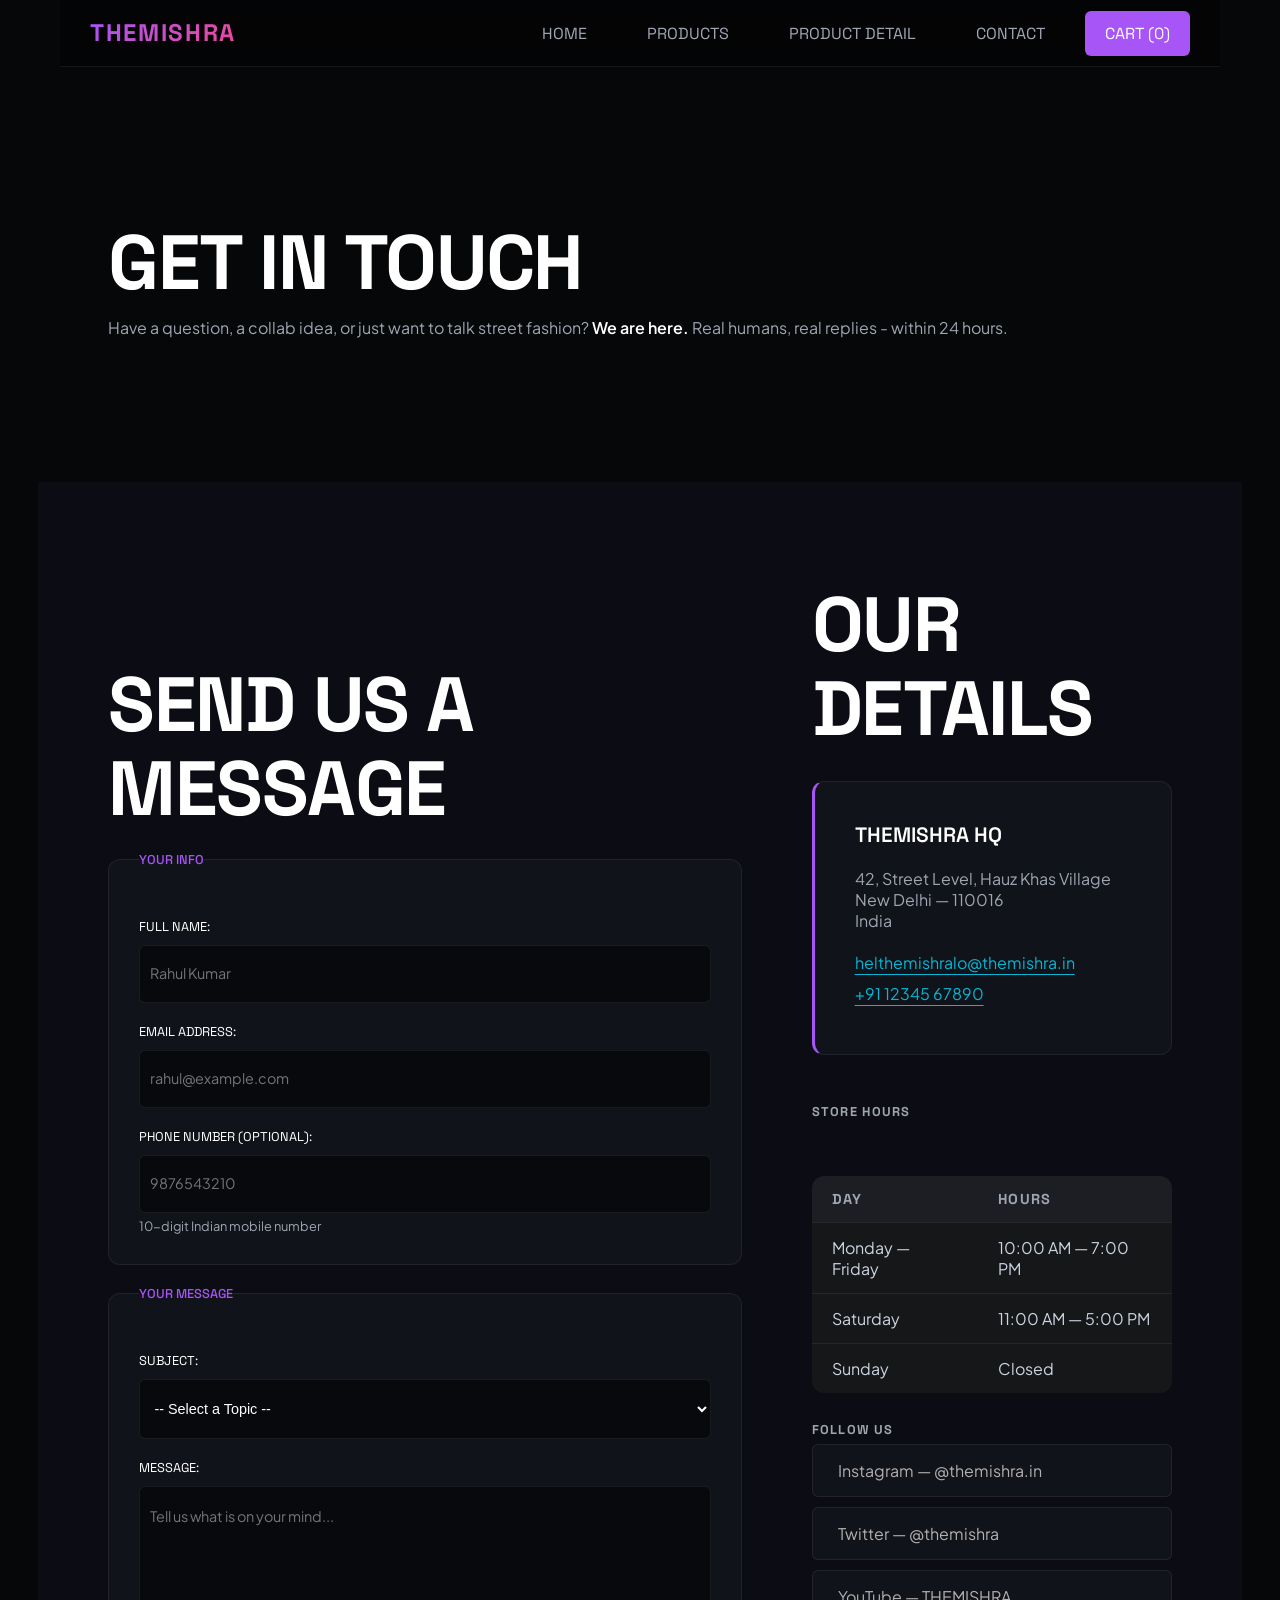
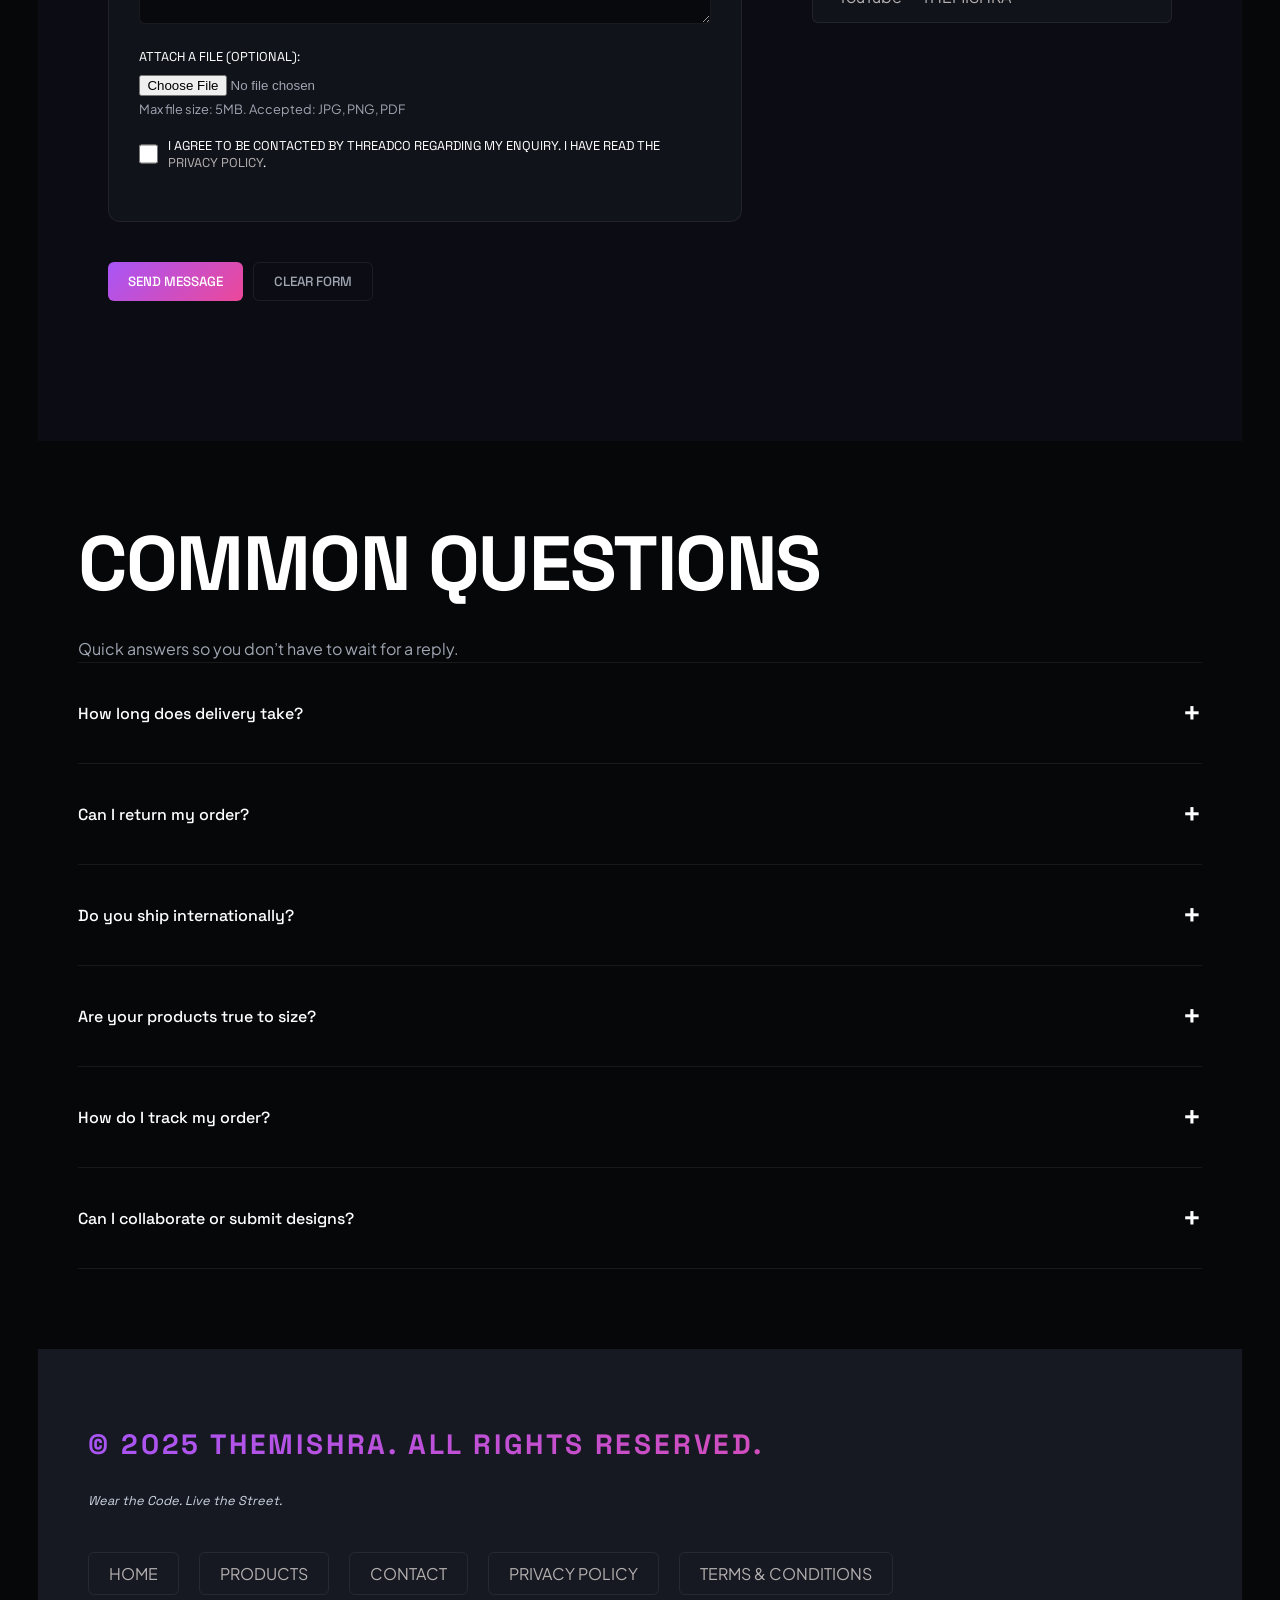
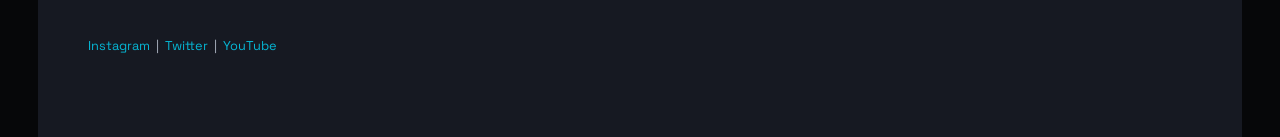
<file: contact.html>
<!DOCTYPE html>
<html lang="en">

<head>
    <meta charset="UTF-8">
    <meta name="viewport" content="width=device-width, initial-scale=1.0">
    <title>Contact - THEMISHRA</title>
    <link rel="stylesheet" href="style.css">
</head>

<body>
    <header>
        <h1>THEMISHRA</h1>
        <nav>
            <ul>
                <li><a href="index.html">Home</a></li>
                <li><a href="product.html">Products</a></li>
                <li><a href="Productdetail.html">Product Detail</a></li>
                <li><a href="contact.html">Contact</a></li>
                <li><a href="#">Cart (0)</a></li>
            </ul>
        </nav>
    </header>

    <main>
        <section class="get-in-touch">
            <h2>Get In Touch</h2>
            <p>Have a question, a collab idea, or just want to talk street fashion? <strong>We are here.</strong> Real
                humans, real replies - within 24 hours.</p>
        </section>


        <div class="details">
            <section class="send-us-message">
                <h2>Send Us a Message</h2>

                <form action="">

                    <fieldset>
                        <legend>Your Info</legend>

                        <label for="fullname">Full Name:</label>
                        <input type="text" id="fullname" name="fullname" placeholder="Rahul Kumar" required
                            minlength="2" maxlength="60">

                        <label for="email">Email Address:</label>
                        <input type="email" id="email" name="email" placeholder="rahul@example.com" required>

                        <label for="phone">Phone Number (optional):</label>
                        <input type="tel" id="phone" name="phone" placeholder="9876543210">
                        <small>10-digit Indian mobile number</small>
                    </fieldset>


                    <fieldset>
                        <legend>Your Message</legend>

                        <label for="subject">Subject:</label>
                        <select id="subject" name="subject" required>
                            <option value="">-- Select a Topic --</option>
                            <option value="order-issue">Order Issue</option>
                            <option value="return-refund">Return / Refund</option>
                            <option value="collaboration">Collaboration / Partnership</option>
                            <option value="wholesale">Wholesale Enquiry</option>
                            <option value="general">General Query</option>
                        </select>

                        <label for="message">Message:</label>
                        <textarea id="message" name="message" rows="6" cols="50"
                            placeholder="Tell us what is on your mind..." required minlength="20"></textarea>

                        <label for="attachment">Attach a File (optional):</label>
                        <input type="file" id="attachment" name="attachment">
                        <small>Max file size: 5MB. Accepted: JPG, PNG, PDF</small>


                        <div class="consent">
                            <input type="checkbox" id="consent" name="consent" required>
                            <label for="consent">
                                I agree to be contacted by ThreadCo regarding my enquiry.
                                I have read the <a href="#">Privacy Policy</a>.
                            </label>
                        </div>
                    </fieldset>


                    <div class="contact-btns">
                        <button type="submit">Send Message</button>
                        <button type="reset">Clear Form</button>
                    </div>

                </form>
            </section>


            <section class="our-details">
                <h2>Our Details</h2>

                <address>
                    <strong>THEMISHRA HQ</strong> <br>
                    42, Street Level, Hauz Khas Village <br>
                    New Delhi — 110016 <br>
                    India
                    <br><br>
                    <a href="mailto:hello@.in">helthemishralo@themishra.in</a>
                    <br>
                    <a href="tel:+911234567890">+91 12345 67890</a>
                </address>

                <div>
                    <h3>Store Hours</h3>
                    <div class="table-scroll">
                        <table>
                            <tr>
                                <th>Day</th>
                                <th>Hours</th>
                            </tr>
                            <tr>
                                <td>Monday — Friday</td>
                                <td>10:00 AM — 7:00 PM</td>
                            </tr>
                            <tr>
                                <td>Saturday</td>
                                <td>11:00 AM — 5:00 PM</td>
                            </tr>
                            <tr>
                                <td>Sunday</td>
                                <td>Closed</td>
                            </tr>
                        </table>
                    </div>
                </div>

                <div>
                    <h3>Follow Us</h3>
                    <ul>
                        <li><a href="https://instagram.com" target="_blank">Instagram &mdash; @themishra.in</a></li>
                        <li><a href="https://twitter.com" target="_blank">Twitter &mdash; @themishra</a></li>
                        <li><a href="https://youtube.com" target="_blank">YouTube &mdash; THEMISHRA</a></li>
                    </ul>
                </div>
            </section>
        </div>


        <section class="common-questions">

            <h2>Common Questions</h2>
            <p>Quick answers so you don&rsquo;t have to wait for a reply.</p>

            <details>
                <summary>How long does delivery take?</summary>
                <p>
                    We ship within <strong>48 hours</strong> of order confirmation.
                    Standard delivery takes <strong>3&mdash;5 business days</strong> across India.
                    Express delivery (1&mdash;2 days) is available at checkout for select pin codes.
                </p>
            </details>

            <details>
                <summary>Can I return my order?</summary>
                <p>
                    Yes! We offer <strong>free returns within 7 days</strong> of delivery.
                    The item must be unworn, unwashed, and in its original packaging with all tags attached.
                    Initiate your return from the Orders section of your account.
                </p>
            </details>

            <details>
                <summary>Do you ship internationally?</summary>
                <p>
                    Not yet &mdash; but we&rsquo;re working on it.
                    International shipping is planned for early 2026.
                    Sign up for our newsletter to get notified first.
                </p>
            </details>

            <details>
                <summary>Are your products true to size?</summary>
                <p>
                    THEMISHRA tees and hoodies are <strong>oversized by design</strong>.
                    If you prefer a more fitted look, we recommend sizing down.
                    Check the <a href="product.html#size-chart">Size Guide</a> on any product page for exact
                    measurements.
                </p>
            </details>

            <details>
                <summary>How do I track my order?</summary>
                <p>
                    Once your order ships, you will receive a tracking link via SMS and email.
                    You can also track your order by entering your order ID on our
                    <a href="#">Order Tracking page</a>.
                </p>
            </details>

            <details>
                <summary>Can I collaborate or submit designs?</summary>
                <p>
                    Absolutely. THEMISHRA works with independent Indian artists on every drop.
                    If you have a design concept or want to collab, reach out via the form above
                    and select <strong>&ldquo;Collaboration / Partnership&rdquo;</strong> as the subject.
                    We read every single message.
                </p>
            </details>

        </section>
    </main>

    <footer id="footer">
        <h3>&copy; 2025 THEMISHRA. All rights reserved.</h3>
        <p><em>Wear the Code. Live the Street.</em></p>
        <nav>
            <ul>
                <li><a href="index.html">Home</a></li>
                <li><a href="product.html">Products</a></li>
                <li><a href="contact.html">Contact</a></li>
                <li><a href="#">Privacy Policy</a></li>
                <li><a href="#">Terms &amp; Conditions</a></li>
            </ul>
        </nav>

        <p>
            <a href="https://instagram.com" target="_blank">Instagram</a>
            &nbsp;|&nbsp;
            <a href="https://twitter.com" target="_blank">Twitter</a>
            &nbsp;|&nbsp;
            <a href="https://youtube.com" target="_blank">YouTube</a>
        </p>
    </footer>


</body>

</html>
</file>
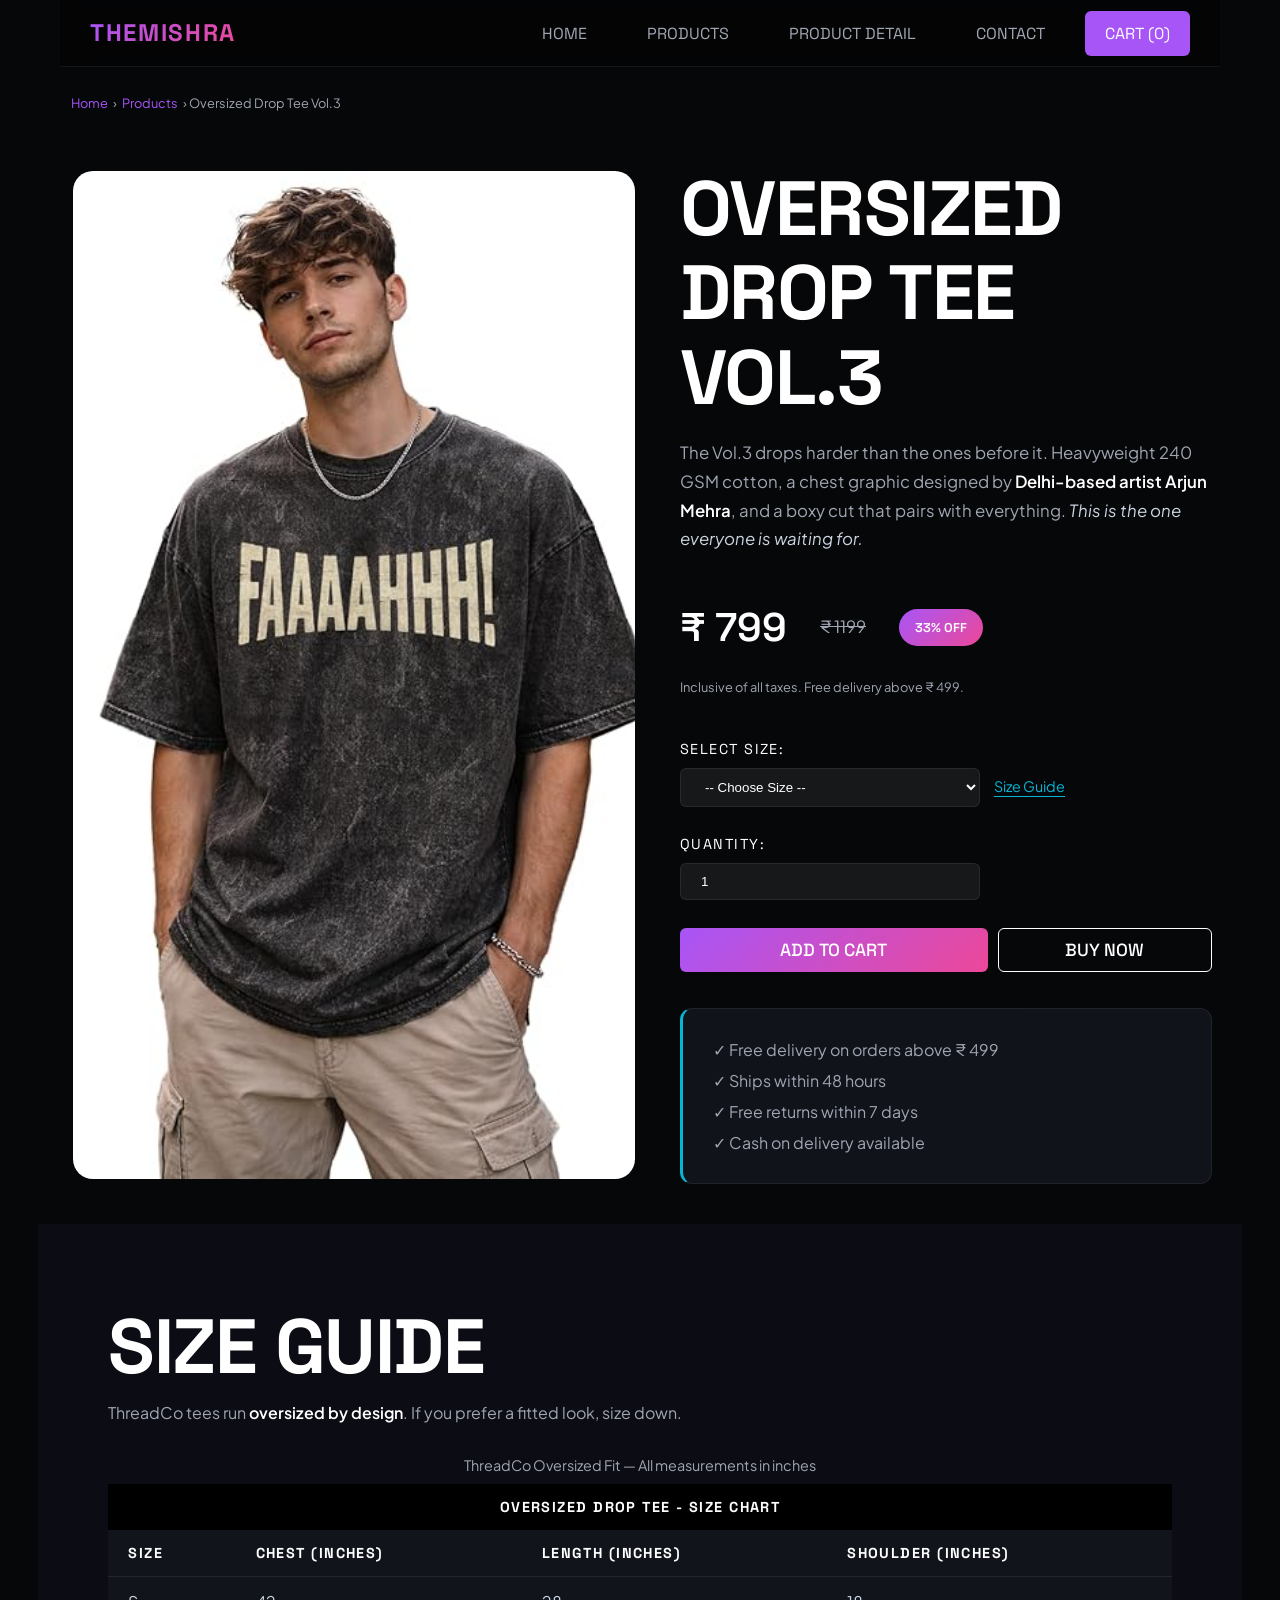
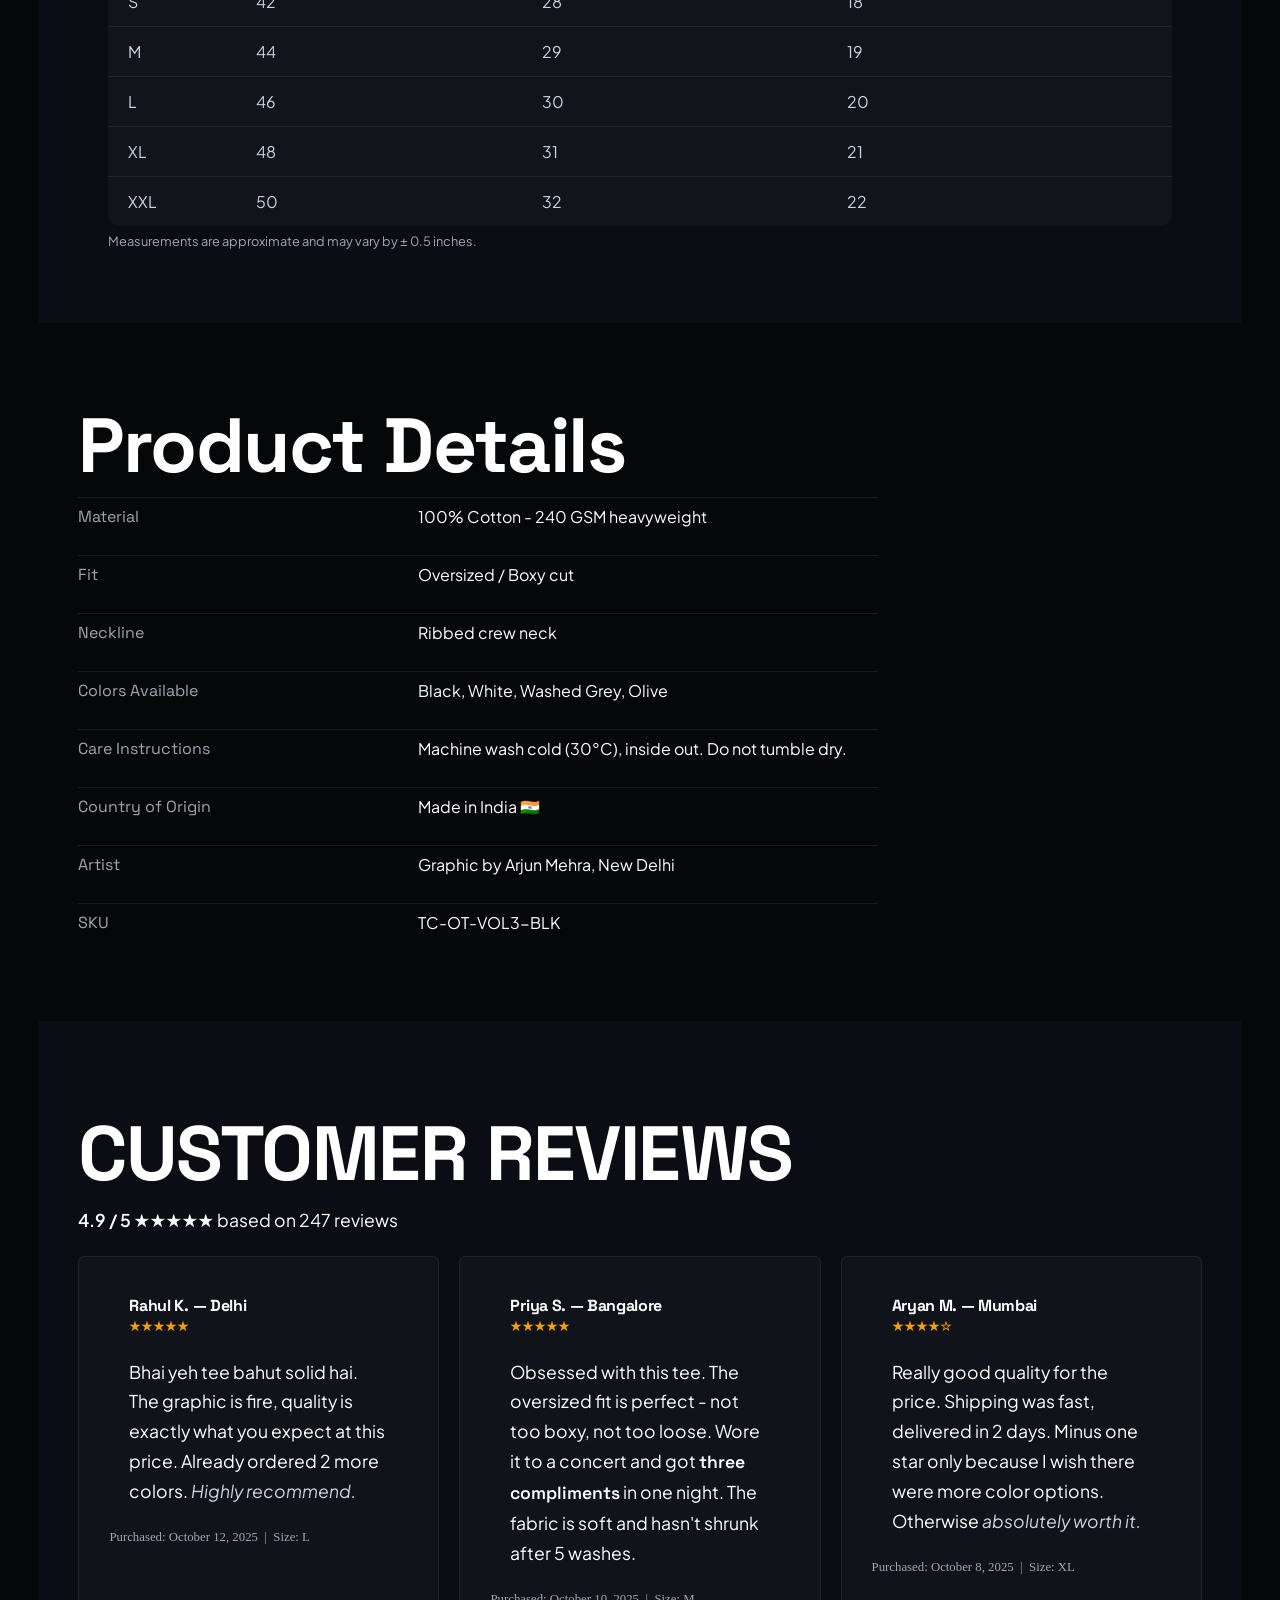
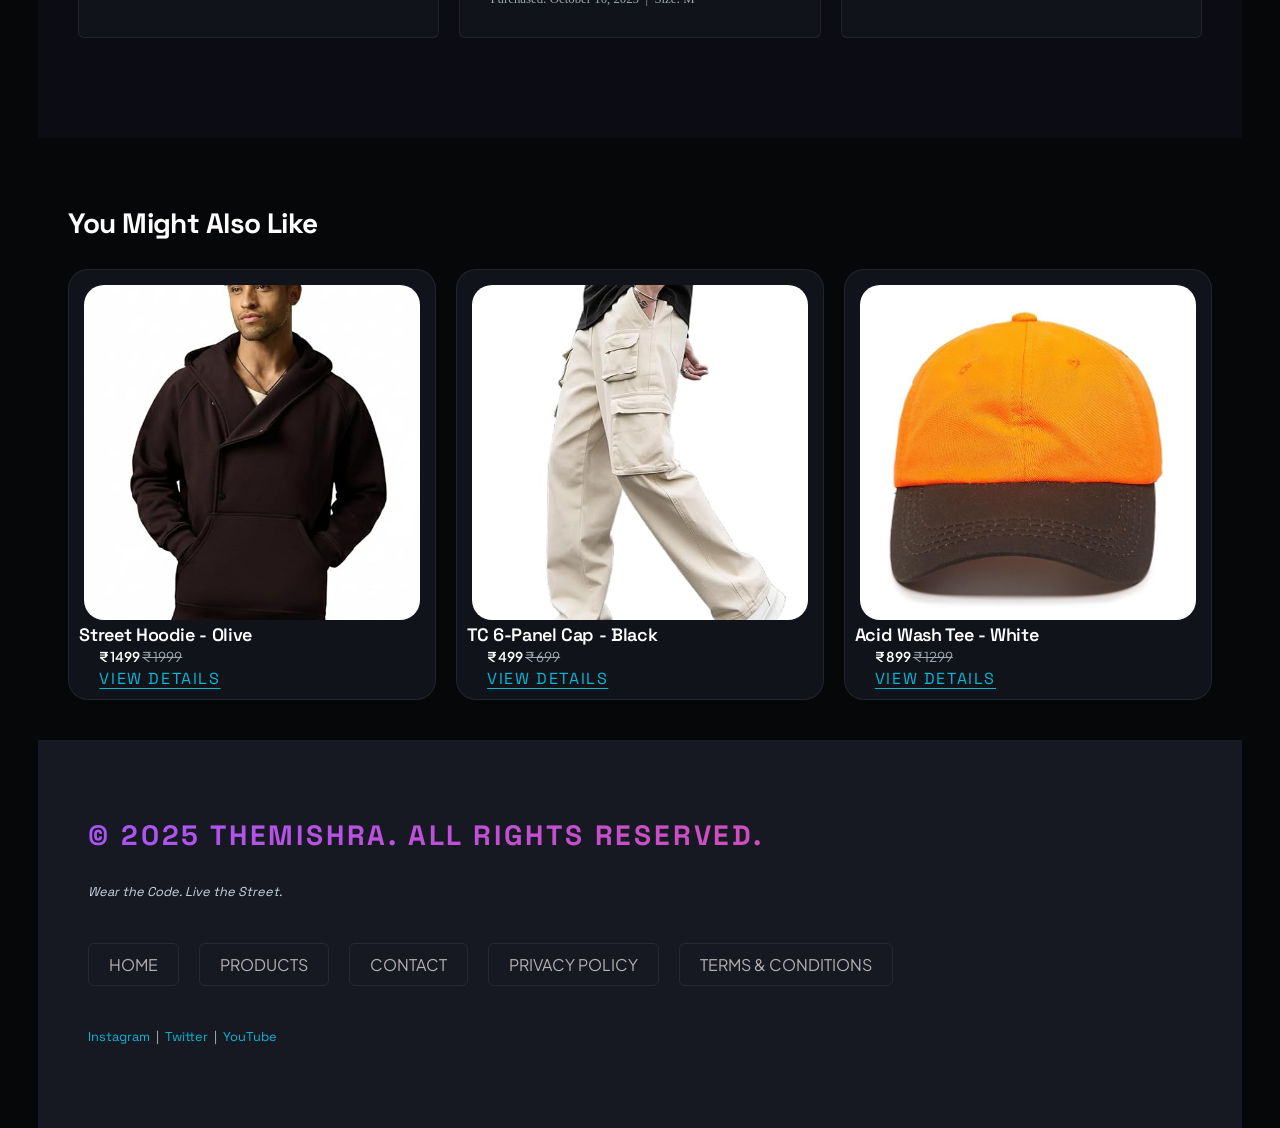
<file: Productdetail.html>
<!DOCTYPE html>
<html lang="en">

<head>
    <meta charset="UTF-8">
    <meta name="viewport" content="width=device-width, initial-scale=1.0">
    <title>Contact - THEMISHRA</title>
    <link rel="stylesheet" href="style.css">
</head>

<body>
    <header>
        <h1>THEMISHRA</h1>
        <nav>
            <ul>
                <li><a href="index.html">Home</a></li>
                <li><a href="product.html">Products</a></li>
                <li><a href="Productdetail.html">Product Detail</a></li>
                <li><a href="contact.html">Contact</a></li>
                <li><a href="#">Cart (0)</a></li>
            </ul>
        </nav>
    </header>

    <main>
        <nav aria-label="breadcrumb">
            <a href="index.html">Home</a>
            &rsaquo;
            <a href="product.html">Products</a>
            &rsaquo;
            Oversized Drop Tee Vol.3
        </nav>

        <section id="product-detail">
            <figure>
                <img src="product 1.jpg" alt="THEMISHRA Oversized Drop Tee Vol.3 - front view, black colorway">
                <figcaption>Oversized Drop Tee Vol.3 - Black Colorway</figcaption>
            </figure>

            <div class="product-detail-left">
                <h2>Oversized Drop Tee Vol.3</h2>
                <p>
                    The Vol.3 drops harder than the ones before it. Heavyweight 240 GSM cotton,
                    a chest graphic designed by <strong>Delhi-based artist Arjun Mehra</strong>,
                    and a boxy cut that pairs with everything.
                    <em>This is the one everyone is waiting for.</em>
                </p>

                <p>
                    <strong>&#8377; 799</strong>
                    &nbsp;
                    <s>&#8377; 1199</s>
                    &nbsp;
                    <mark>33% OFF</mark>
                </p>

                <p><small>Inclusive of all taxes. Free delivery above &#8377; 499.</small></p>

                <label for="size-select">Select Size:</label>
                <select id="size-select" name="size">
                    <option value="">-- Choose Size --</option>
                    <option value="S">S</option>
                    <option value="M">M</option>
                    <option value="L">L</option>
                    <option value="XL">XL</option>
                    <option value="XXL">XXL</option>
                </select>
                <a href="#size-chart">Size Guide</a>

                <br><br>

                <label for="quantity">Quantity:</label>
                <input type="number" id="quantity" name="quantity" value="1" min="1" max="10">

                <br><br>

                <div class="product-detail-btns">
                    <button type="button">Add to Cart</button>
                    <button type="button">Buy Now</button>
                </div>

                <br><br>

                <ul>
                    <li>&#10003; Free delivery on orders above &#8377; 499</li>
                    <li>&#10003; Ships within 48 hours</li>
                    <li>&#10003; Free returns within 7 days</li>
                    <li>&#10003; Cash on delivery available</li>
                </ul>
            </div>
        </section>


        <section id="size-chart" class="best-sellers">
            <h2>Size Guide</h2>
            <p>ThreadCo tees run <strong>oversized by design</strong>. If you prefer a fitted look, size down.</p>
            <div class="table-scroll">
                <table>
                    <caption>ThreadCo Oversized Fit &mdash; All measurements in inches</caption>
                    <tr>
                        <th colspan="4">Oversized Drop Tee - Size Chart</th>
                    </tr>
                    <tr>
                        <th>Size</th>
                        <th>Chest (inches)</th>
                        <th>Length (inches)</th>
                        <th>Shoulder (inches)</th>
                    </tr>
                    <tr>
                        <td>S</td>
                        <td>42</td>
                        <td>28</td>
                        <td>18</td>
                    </tr>
                    <tr>
                        <td>M</td>
                        <td>44</td>
                        <td>29</td>
                        <td>19</td>
                    </tr>
                    <tr>
                        <td>L</td>
                        <td>46</td>
                        <td>30</td>
                        <td>20</td>
                    </tr>
                    <tr>
                        <td>XL</td>
                        <td>48</td>
                        <td>31</td>
                        <td>21</td>
                    </tr>
                    <tr>
                        <td>XXL</td>
                        <td>50</td>
                        <td>32</td>
                        <td>22</td>
                    </tr>
                </table>
            </div>
            <p><small>Measurements are approximate and may vary by &#177; 0.5 inches.</small></p>
        </section>

        <section id="product-details">
            <h2>Product Details</h2>
            <dl>
                <div>
                    <dt>Material</dt>
                    <dd>100% Cotton - 240 GSM heavyweight</dd>
                </div>

                <div>
                    <dt>Fit</dt>
                    <dd>Oversized / Boxy cut</dd>
                </div>

                <div>
                    <dt>Neckline</dt>
                    <dd>Ribbed crew neck</dd>
                </div>

                <div>
                    <dt>Colors Available</dt>
                    <dd>Black, White, Washed Grey, Olive</dd>
                </div>

                <div>
                    <dt>Care Instructions</dt>
                    <dd>Machine wash cold (30&deg;C), inside out. Do not tumble dry.</dd>
                </div>

                <div>
                    <dt>Country of Origin</dt>
                    <dd>Made in India &#127470;&#127475;</dd>
                </div>

                <div>
                    <dt>Artist</dt>
                    <dd>Graphic by Arjun Mehra, New Delhi</dd>
                </div>

                <div>
                    <dt>SKU</dt>
                    <dd>TC-OT-VOL3-BLK</dd>
                </div>
            </dl>
        </section>

        <section class="customer-reviews">
            <h2>Customer Reviews</h2>
            <p>
                <strong>4.9 / 5</strong>
                &#9733;&#9733;&#9733;&#9733;&#9733;
                based on 247 reviews
            </p>

            <div class="customer-reviews-details">
                <article>
                    <h3>Rahul K. &mdash; Delhi</h3>
                    <p>&#9733;&#9733;&#9733;&#9733;&#9733;</p>
                    <p>
                        Bhai yeh tee bahut solid hai. The graphic is fire, quality is exactly what
                        you expect at this price. Already ordered 2 more colors.
                        <em>Highly recommend.</em>
                    </p>
                    <small>Purchased: October 12, 2025 &nbsp;|&nbsp; Size: L</small>
                </article>

                <article>
                    <h3>Priya S. &mdash; Bangalore</h3>
                    <p>&#9733;&#9733;&#9733;&#9733;&#9733;</p>
                    <p>
                        Obsessed with this tee. The oversized fit is perfect - not too boxy,
                        not too loose. Wore it to a concert and got <strong>three compliments</strong> in one night.
                        The fabric is soft and hasn't shrunk after 5 washes.
                    </p>
                    <small>Purchased: October 10, 2025 &nbsp;|&nbsp; Size: M</small>
                </article>

                <article>
                    <h3>Aryan M. &mdash; Mumbai</h3>
                    <p>&#9733;&#9733;&#9733;&#9733;&#9734;</p>
                    <p>
                        Really good quality for the price. Shipping was fast, delivered in 2 days.
                        Minus one star only because I wish there were more color options.
                        Otherwise <em>absolutely worth it.</em>
                    </p>
                    <small>Purchased: October 8, 2025 &nbsp;|&nbsp; Size: XL</small>
                </article>
            </div>

        </section>

        <section class="might-also-like">
            <h3>You Might Also Like</h3>

            <div class="also-like-items">
                <article>
                    <figure>
                        <img src="product 2.jpg" alt="THEMISHRA Street Hoodie in Olive">
                        <figcaption>Street Hoodie - Olive</figcaption>
                    </figure>
                    <h4>Street Hoodie - Olive</h4>
                    <p><strong>&#8377; 1499</strong> <s>&#8377; 1999</s></p>
                    <a href="product.html">View Details</a>
                </article>

                <article>
                    <figure>
                        <img src="product 3.jpg" alt="THEMISHRA TC 6-Panel Cap in Black">
                        <figcaption>TC 6-Panel Cap - Black</figcaption>
                    </figure>
                    <h4>TC 6-Panel Cap - Black</h4>
                    <p><strong>&#8377; 499</strong> <s>&#8377; 699</s></p>
                    <a href="product.html">View Details</a>
                </article>

                <article>
                    <figure>
                        <img src="product 4.jpg" alt="ThreadCo Acid Wash Tee in White">
                        <figcaption>Acid Wash Tee - White</figcaption>
                    </figure>
                    <h4>Acid Wash Tee - White</h4>
                    <p><strong>&#8377; 899</strong> <s>&#8377; 1299</s></p>
                    <a href="Productdetail.html">View Details</a>
                </article>
            </div>
        </section>
    </main>


    <footer id="footer">
        <h3>&copy; 2025 THEMISHRA. All rights reserved.</h3>
        <p><em>Wear the Code. Live the Street.</em></p>
        <nav>
            <ul>
                <li><a href="index.html">Home</a></li>
                <li><a href="product.html">Products</a></li>
                <li><a href="contact.html">Contact</a></li>
                <li><a href="#">Privacy Policy</a></li>
                <li><a href="#">Terms &amp; Conditions</a></li>
            </ul>
        </nav>

        <p>
            <a href="https://instagram.com" target="_blank">Instagram</a>
            &nbsp;|&nbsp;
            <a href="https://twitter.com" target="_blank">Twitter</a>
            &nbsp;|&nbsp;
            <a href="https://youtube.com" target="_blank">YouTube</a>
        </p>
    </footer>

</body>

</html>
</file>
<file: style.css>
@import url('https://fonts.googleapis.com/css2?family=Plus+Jakarta+Sans:wght@300;400;500;600;700;800&family=Space+Grotesk:wght@400;500;600;700;800&display=swap');


* {
    padding: 0;
    margin: 0;
    box-sizing: border-box;
}

:root {
    /* Brand Theme Colors */
    --color-primary: #a855f7;
    --color-primary-glow: rgba(168, 85, 247, 0.25);
    --color-secondary: #ec4899;
    --color-secondary-glow: rgba(236, 72, 153, 0.25);
    --color-accent: #06b6d4;


    /* Base & Layout Backgrounds */
    --color-bg-base: #060709;
    --color-bg-section: #0c0d14;
    --color-bg-footer: #161922;
    --color-surface: #11131a;
    --color-surface-muted: #1e212f;


    /* Borders */
    --color-border: rgba(255, 255, 255, 0.07);


    /* Typography Text Colors */
    --white: #ffffff;
    --color-text-body: #cbd5e1;
    --color-text-muted: #9fa6b2;
    --font-display: 'Space Grotesk', sans-serif;
    --font-body: 'Plus Jakarta Sans', sans-serif;
    --radius-sm: 6px;
    --radius-md: 12px;
    --radius-lg: 20px;
    --shadow-sm: 0 4px 12px rgba(0, 0, 0, 0.5);
    --shadow-md: 0 12px 36px rgba(0, 0, 0, 0.7);
    --shadow-lg: 0 24px 64px rgba(0, 0, 0, 0.9);
    --gradient-accent: linear-gradient(135deg, var(--color-primary) 0%, var(--color-secondary) 100%);
    --gradient-secondary: linear-gradient(135deg, var(--color-accent) 0%, #3b82f6 100%);
}

html {
    font-size: 16px;
}

h1,
h2,
h3,
h4,
h5,
h6 {
    font-family: var(--font-display);
    font-weight: 700;
    line-height: 1.1;
    letter-spacing: -0.02em;
    color: var(--white);
}


h1 {
    font-size: clamp(2.4rem, 6vw, 5rem);
}

h2 {
    /* font-size: clamp(1.8rem, 4vw, 3rem); */
    font-size: clamp(2rem, 6vw, 5rem);
}

h3 {
    font-size: clamp(1.2rem, 2.5vw, 1.75rem);
}

h4 {
    font-size: 1.125rem;
    font-weight: 600;
}

p {
    font-size: 1rem;
    line-height: 1.7;
    color: var(--color-text-muted);
}


small {
    font-size: 0.8rem;
    color: var(--color-text-muted);
}

strong {
    color: var(--white);
    font-weight: 600;
}

em {
    color: var(--color-text-body);
}

ul {
    list-style: none;
}

a {
    /* color: inherit; */
    color: rgb(180, 175, 175);
    text-decoration: none;
}


body {
    background-color: var(--color-bg-base);
    /* padding: 0 50px; */
    padding-left: clamp(20px, 3vw, 40px);
    padding-right: clamp(20px, 3vw, 40px);
    /* padding: 0 clamp(20px, 3vw, 40px) 0 clamp(20px, 3vw, 40px); */
    opacity: 1;
    overflow-x: hidden;
}

header {
    position: fixed;
    background-color: rgba(4, 4, 4, 0.604);
    backdrop-filter: blur(10px);
    -webkit-backdrop-filter: blur(10px);
    display: flex;
    /* flex-direction: column; */
    left: 60px;
    right: 60px;
    border-bottom: 1px solid var(--color-border);
    justify-content: space-between;
    align-items: center;
    padding: 20px 30px;
    text-transform: uppercase;
    z-index: 10;
    /* flex-wrap: wrap; */

}

header nav ul {
    display: flex;
    gap: 20px;
    flex-wrap: wrap;
    justify-content: center;
}

header h1 {
    font-size: 1.5rem;
    letter-spacing: 0.07em;
    background: var(--gradient-accent);
    background-clip: text;
    -webkit-background-clip: text;
    color: transparent;
    -webkit-text-fill-color: transparent;
}


header nav a {
    /* display: inline-block; */
    font-family: var(--font-display);
    color: var(--color-text-muted);
    padding: 12px 20px;
    border-radius: var(--radius-sm);
    font-weight: 400;
    text-wrap: nowrap;
}

header nav a:hover {
    background-color: rgba(32, 31, 31, 0.605);
    color: var(--white);
}

header nav li:last-child a {
    background-color: var(--color-primary);
    color: var(--white);
}

header nav li:last-child a:hover {
    background-color: var(--color-secondary);
}

main {
    /* padding-top: 80px; */
    padding-top: 80px;
}

#hero {
    min-height: 90vh;
    display: flex;
    justify-content: space-between;
    align-items: center;
    padding: 50px 40px;
    gap: 30px;
    overflow: hidden;
}

.left-hero {
    display: flex;
    flex-direction: column;
    gap: 10px;
    max-width: 690px;
}

.left-hero h2 {
    /* font-size: 5rem; */
    /* font-size: clamp(2rem, 6vw, 5rem); */
    text-transform: uppercase;
}

#gradient-text {
    background: var(--gradient-accent);
    background-clip: text;
    -webkit-background-clip: text;
    color: transparent;
    -webkit-text-fill-color: transparent;
}

#hero p {
    /* font-size: 1.4rem; */
    font-size: clamp(1rem, 1vw, 1.8rem);
    font-family: var(--font-body);
}

#cta {
    display: flex;
    gap: 20px;
    margin-top: 20px;
}

#cta a {
    padding: 15px 30px;
    border-radius: var(--radius-sm);
    text-transform: uppercase;
    font-family: var(--font-display);
    font-weight: 700px;
    color: var(--white);
}

.btn1 {
    background: var(--gradient-accent);
    display: flex;
    justify-content: center;
    align-items: center;

}

.btn1:hover {
    /* background-color: var(--color-primary); */
    box-shadow: 0 8px 20px rgba(223, 71, 190, 0.506);
    background: linear-gradient(135deg, #a54ef7 0%, #f2459b 100%);
}

.btn2 {
    border: 2px solid rgba(104, 104, 104, 0.926);
}

.btn2:hover {
    background-color: rgba(255, 255, 255, 0.07);
    border-color: var(--white);
}

.right-hero {
    flex: 1;
    display: flex;
    justify-content: center;
    align-items: center;
    height: 500px;

    min-width: 220px;
    position: relative;
    object-fit: cover;
}

.right-hero-image {
    max-width: 320px;
    height: auto;
    border-radius: var(--radius-lg);
    aspect-ratio: 3/4;
    z-index: 1;
    box-shadow: var(--shadow-md);
    animation: figure-animate 3s infinite alternate;
    border-radius: var(--radius-md);
    overflow: hidden;
}

.right-hero-image img {
    max-width: 100%;
    height: auto;
    display: block;
}

@keyframes figure-animate {

    0% {
        transform: translateY(0);
    }

    100% {

        transform: translateY(-20px);
    }

}

.right-hero img:hover {
    border: 1px solid var(--color-primary);
    box-shadow: var(--shadow-lg);
}

.glow {
    width: 400px;
    height: 400px;
    border-radius: 50%;
    position: absolute;
    filter: blur(50px);
    /* opacity: .5; */

    animation: orb-animate 6s infinite 1s alternate;

}

@keyframes orb-animate {

    0% {
        opacity: 0.3;
    }

    100% {
        opacity: 0.9;
    }

}

.orb1 {
    top: 0%;
    left: 10%;
    background-color: var(--color-primary);
}

.orb2 {
    bottom: 0%;
    right: 10%;
    background-color: var(--color-secondary);
}

#week-drop {
    background-color: #0C0D14;
    padding: 80px 60px;
}

#week-drop h2 {
    text-transform: uppercase;
}

#week-drop>p {
    margin: 15px 0;
    font-family: var(--font-body);
}

.cards {
    display: flex;
    flex-wrap: wrap;
    gap: 20px;
    margin-top: 40px;
}

.cards article,
.grid article {
    flex: 1 1 260px;
    display: flex;
    flex-direction: column;
    padding: 10px;
    border-radius: var(--radius-lg);
    overflow: hidden;
    border: 1px solid var(--color-border);
    transition: all 0.5s linear 0s;
}

figure {
    /* position: relative; */
    overflow: hidden;
    aspect-ratio: 3/4;
    padding: 5px;
    border-radius: var(--radius-lg);
    overflow: hidden;
}

.grid article figure {
    aspect-ratio: 4/4;
}

figcaption {
    display: none;
}

figure img {
    width: 100%;
    height: 100%;
    object-fit: cover;
    border-radius: var(--radius-lg);
    transition: all 0.5s linear 0s;
}



article {
    position: relative;
    /* transition: all 0.5s linear 0s; */
}

article h3 {
    padding: 10px 20px 0;
    font-size: 1rem;
}

article p:first-of-type {
    padding: 0 20px;
    font-family: var(--font-body);
    font-size: 0.85rem;

}

article p span {
    color: var(--color-primary);
    font-weight: 700;
}

article p:nth-of-type(2) {
    padding: 20px 20px;
    font-family: var(--font-body);
}

article p:nth-of-type(2) strong {
    font-family: var(--font-display);
}

article p:nth-of-type(2) s {
    margin-left: 10px;
}


article p:nth-of-type(3) mark {
    background: var(--gradient-accent);
    padding: 2px 8px;
    border-radius: var(--radius-lg);
    color: var(--white);
    font-family: var(--font-display);
    font-weight: 600;
    position: absolute;
    top: 4%;
    right: 7%;
    font-size: 0.8rem;
}

article>a {
    color: var(--color-accent);
    text-decoration: underline;
    text-transform: uppercase;
    letter-spacing: 0.1em;
    font-family: var(--font-display);
    text-underline-offset: 4px;
    padding: 0px 20px 10px;
}

article>a:hover {

    color: var(--color-secondary)
}

article>button {
    margin: 10px 20px;
    padding: 10px 20px;
    border-radius: var(--radius-sm);
    border: none;
    text-transform: uppercase;
    font-family: var(--font-display);
    font-weight: 500;
}

article>button:hover {
    color: var(--white);
    background-color: var(--color-primary);
    cursor: pointer;
}

article:hover {
    border: 1px solid var(--color-primary);
    box-shadow: 0 10px 10px var(--color-primary-glow);
    transform: translateY(-10px);

}

article:hover>figure img {
    transform: scale(1.1);
}


.best-sellers {
    padding: 80px 50px;
}

.best-sellers h2 {
    text-transform: uppercase;
    margin-bottom: 15px;

}

.best-sellers table {

    width: 100%;
    /* border: 1px solid wheat; */
    border-radius: var(--radius-md);
    overflow: hidden;
    border-collapse: collapse;
}

th[colspan="5"] {
    background: var(--gradient-accent);
    padding: 14px 20px;
    font-family: var(--font-display);
    letter-spacing: 0.1em;
    text-transform: uppercase;
    font-size: 1.1rem;
    text-align: center;
    color: white;

}

th {
    padding: 14px 20px;
    text-align: left;
    background-color: rgba(255, 255, 255, 0.07);
    font-family: var(--font-display);
    text-transform: uppercase;
    color: var(--color-text-muted);
    letter-spacing: 0.1em;
    font-size: 0.9rem;
}

td {
    padding: 14px 20px;
    font-family: var(--font-body);
    color: var(--color-text-body);
    background-color: rgba(30, 30, 30, 0.605);
    border-top: 1px solid var(--color-border);
}

tr:hover>td {
    background-color: rgba(255, 255, 255, 0.07);
}

#best-sellers-month tr:hover td:first-child {
    color: var(--color-secondary);
}

#why-threadco {
    padding: 80px 50px;
    color: white;
}


#why-threadco h2 {
    text-transform: uppercase;
    margin-bottom: 6px;
}

#why-threadco p {
    font-family: var(--font-body);
    margin-bottom: 5px;
}

#why-threadco ul {
    display: flex;
    flex-wrap: wrap;
    gap: 20px;
    margin: 50px 0;
}

#why-threadco ul li {
    flex: 1 1 240px;
    background-color: var(--color-surface);
    padding: 24px;
    border-radius: var(--radius-md);
    border: 1px solid var(--color-border);
    border-left: 4px solid var(--color-accent);
    font-family: var(--font-body);
    color: var(--color-text-muted);
    font-size: 0.9rem;
}

#why-threadco ul li:hover {
    border-left: 4px solid var(--color-primary);
}

#why-threadco ul li strong {
    display: block;
    font-family: var(--font-display);
    margin-bottom: 10px;
    font-size: 1.2rem;
}


#why-threadco dl {
    margin: 10px;
    border-top: 1px solid var(--color-border);
    display: flex;
    flex-wrap: wrap;
    padding: 30px 0;
    gap: 10px;
}

#why-threadco dl section {
    flex: 1 1 270px;
    border: 1px solid var(--color-border);
    padding: 24px;
    border-radius: var(--radius-md);
}

#why-threadco dl section:hover {
    background-color: rgba(255, 255, 255, 0.07);
    border: 1px solid var(--color-primary);
}

#why-threadco dl dt {
    color: var(--color-accent);
    font-family: var(--font-display);
    margin-bottom: 10px;
    text-transform: uppercase;
}

#why-threadco dl dd {
    font-family: var(--font-body);
    color: var(--color-text-muted);
    font-size: 0.9rem;
}

#get-early {
    background-color: var(--color-surface);
    text-align: center;
    padding: 120px 30px;
}

#get-early h2 {
    text-transform: uppercase;
    padding: 15px 0;
}

#get-early p {
    font-family: var(--font-body);
    padding: 20px 0;
    font-size: 1.1rem;
    max-width: 520px;
    margin: auto;
}

/* #get-early  form label{
    display: none;
} */

#get-early form {
    display: flex;
    /* justify-content: center; */
    margin: auto;
    border: 1px solid var(--color-border);
    border-radius: var(--radius-sm);
    max-width: 520px;
    overflow: hidden;
}


#get-early input[type="email"] {
    flex: 1;
    padding: 14px 30px;
    background: transparent;
    border: none;
    outline: none;
    color: white;
    font-family: var(--font-body);
    font-size: 1.2rem;
    background-color: rgba(50, 50, 50, 0.305);
}

#get-early input[type="email"]::placeholder {
    font-size: 1.2rem;
}

#get-early form button {
    font-family: var(--font-display);
    letter-spacing: .2em;
    background: var(--gradient-accent);
    text-transform: uppercase;
    padding: 14px 30px;
    border: none;
    color: white;
    font-weight: 700;
}

#get-early small {
    font-family: var(--font-body);
}

#footer {
    background-color: var(--color-bg-footer);
    padding: 80px 50px;

}

#footer {
    background-color: var(--color-bg-footer);
    padding: 80px 50px;

}

#footer h3 {

    text-transform: uppercase;
    background: var(--gradient-accent);
    background-clip: text;
    -webkit-background-clip: text;
    color: transparent;
    -webkit-text-fill-color: transparent;

    letter-spacing: .1em;

    margin-bottom: 10px;

}

#footer p {
    font-size: 1.2rem;
    font-family: var(--font-display);
}

#footer nav ul {
    display: flex;
    gap: 20px;
    margin: 40px 0;
    flex-wrap: wrap;
}

#footer nav ul li {
    border: 1px solid var(--color-border);
    border-radius: var(--radius-sm);
    padding: 10px 20px;
    text-transform: uppercase;
    font-family: var(--font-body);
}

#footer nav ul li:hover {
    border: 1px solid var(--color-primary);
}

#footer p {
    margin-top: 30px;
    font-size: .8rem;
}

#footer p a {
    color: var(--color-accent);
}

#footer p a:hover {
    color: var(--color-secondary);
}


/* products.html */

#catalogue {
    padding: 120px 48px;
}

#catalogue h2 {
    text-transform: uppercase;
    /* font-size: 4rem; */
    padding-bottom: 20px;
}

#catalogue p {

    font-family: var(--font-body);
    font-size: 1.1rem;
}

#product-layout {
    /* sidebar + products (heading + grid) */
    display: grid;
    grid-template-columns: 280px 1fr;
    gap: 30px;
    background-color: var(--color-bg-section);
    padding: 60px;
    position: relative;
    align-items: start;
}

#sidebar {
    background-color: #171822;
    border-radius: var(--radius-md);
    padding: 20px;
    position: sticky;
    top: 100px;
    height: auto;
}

#sidebar h2 {
    text-transform: uppercase;
    color: var(--color-primary);
    font-size: 0.8rem;
    letter-spacing: .2em;
    /* text-decoration: underline;

    text-underline-offset: 5px; */
    padding-bottom: 10px;

}

#sidebar hr {
    opacity: 0.1;
    height: 0.5px;

}

#sidebar h3 {

    padding-top: 30px;
    padding-bottom: 20px;
    text-transform: uppercase;
    font-size: 0.8rem;
    letter-spacing: .1em;

}

#sidebar ul {
    display: flex;
    flex-direction: column;
    gap: 10px;
    color: var(--color-text-muted);
    font-family: var(--font-body);
}


#sidebar ul li {
    display: flex;
    gap: 10px;

}


#sidebar input[type="checkbox"] {
    /* background: transparent; */
    accent-color: var(--color-primary);
    width: 18px;
    height: 18px;
    cursor: pointer;
}

#sidebar label {
    cursor: pointer;
    color: var(--color-text-muted);
    font-family: var(--font-body);
}


#sidebar input[type="number"] {
    width: 100%;
    margin: 10px 0;
    padding: 8px 10px;
    background-color: rgba(0, 0, 0, 0.9);
    border: 1px solid var(--color-border);
    border-radius: var(--radius-sm);
    outline: none;
    color: white;
    font-size: 0.9rem;

}

#sidebar input[type="number"]:focus {
    border-color: var(--color-primary);
}

#sidebar select {
    width: 100%;
    margin: 10px 0;
    padding: 8px 10px;
    background-color: rgba(0, 0, 0, 0.9);
    border: 1px solid var(--color-border);
    border-radius: var(--radius-sm);
    outline: none;
    color: white;
    font-size: 0.9rem;
}


#sidebar button {
    width: 100%;
    margin: 10px 0;
    padding: 8px 10px;
    border: 1px solid var(--color-border);
    font-size: 1rem;
    font-family: var(--font-display);
    text-transform: uppercase;
    border-radius: var(--radius-sm);
    font-weight: 600;
    cursor: pointer;
}

#sidebar button:nth-of-type(2) {
    background-color: transparent;
    color: var(--color-text-muted);
}

#products h2 {
    text-transform: uppercase;
    color: var(--color-text-muted);
    /* font-size: 1.3rem; */
    padding-bottom: 20px;
}

.grid {
    display: grid;
    grid-template-columns: repeat(auto-fill, minmax(240px, 1fr));
    gap: 20px;
}

.compare-best-sellers p {
    font-size: 1rem;
    font-family: var(--font-body);
    margin-bottom: 10px;
}

.compare-best-sellers table tr:first-child th {
    background-color: black;
    text-align: center;
    color: var(--white);
}

.compare-best-sellers table tr th,
.compare-best-sellers table tr td {
    border: none;
    /* border-collapse: collapse; */
}

.compare-best-sellers table tr:nth-of-type(2) th {
    color: var(--white);
}

.compare-best-sellers table tr th {
    color: var(--color-accent);
}

.compare-best-sellers table tr {
    border: 1px solid var(--color-border);
}

/* product.html */

nav[aria-label="breadcrumb"] {
    display: inline-block;
    padding: 15px 30px;
    color: var(--color-text-muted);
    font-family: var(--font-body);
    font-size: .8rem;
}

nav[aria-label="breadcrumb"] a {
    display: inline-block;
    padding: 0 3px;
    color: var(--color-primary);
}

nav[aria-label="breadcrumb"] a:hover {
    color: var(--color-secondary);
}

#product-detail {
    display: flex;
    padding: 40px 30px;
    flex-wrap: wrap;
    justify-content: center;
    gap: 40px;

}

#product-detail figure {
    flex: 0 0 50%;
}

#product-detail div {
    flex: 1;
}

.product-detail-left h2 {
    text-transform: uppercase;
    margin-bottom: 20px;
}

.product-detail-left p {
    font-family: var(--font-body);
    font-size: 1.05rem;
    margin-bottom: 40px;
}

.product-detail-left mark {
    background: var(--gradient-accent);
    padding: 8px 16px;
    border-radius: var(--radius-lg);
    color: var(--white);
    font-family: var(--font-display);
    font-weight: 600;
    top: 4%;
    right: 7%;
    font-size: 0.8rem;
}

.product-detail-left p:nth-of-type(2) {
    display: flex;
    align-items: center;
    gap: 15px;
    margin-bottom: 10px;

}

.product-detail-left p:nth-of-type(2) strong {
    font-size: 2.5rem;
    font-family: var(--font-display);

}

.product-detail-left label {
    display: block;
    color: white;
    text-transform: uppercase;
    font-family: var(--font-display);
    letter-spacing: 0.1em;
    font-size: 0.9rem;
}

.product-detail-left input[type="number"],
.product-detail-left select {

    background-color: rgba(255, 255, 255, 0.07);
    border: 1px solid var(--color-border);
    outline: none;
    padding: 10px 20px;
    margin: 10px 0;
    width: 100%;
    max-width: 300px;
    color: white;
    border-radius: var(--radius-sm);

}

.product-detail-left input[type="number"]:focus,
.product-detail-left select:focus {

    border-color: var(--color-primary);

}


.product-detail-left a {
    margin-left: 10px;
    font-family: var(--font-body);
    text-decoration: underline;
    color: var(--color-accent);
    font-size: 0.9rem;
    text-underline-offset: 4px;
}

.product-detail-btns {
    display: flex;
    gap: 10px;

}

.product-detail-btns button {
    flex: 1;
    padding: 10px;
    font-size: 1.1rem;
    text-transform: uppercase;
    font-family: var(--font-display);
    border: none;
    border-radius: var(--radius-sm);
    color: white;
    font-weight: 500;
}

.product-detail-btns button:first-child {
    flex: 1.5;
    background: var(--gradient-accent);
}

.product-detail-btns button:nth-of-type(2) {
    background-color: transparent;
    border: 1px solid white;
}

.product-detail-btns button:nth-of-type(2):hover {
    background-color: white;
    color: black;
}

.product-detail-left ul {
    color: white;
    display: flex;
    flex-direction: column;
    gap: 10px;
    padding: 30px;
    border: 1px solid var(--color-border);
    border-left: 3px solid var(--color-accent);
    background-color: var(--color-surface);
    border-radius: var(--radius-md);
}

.product-detail-left ul li {
    color: var(--color-text-muted);
    font-family: var(--font-body);
}


#size-chart {
    padding: 70px;
    background-color: var(--color-bg-section);
}

#size-chart h2 {
    text-transform: uppercase;
    margin: 10px 0;
}

#size-chart p {
    font-family: var(--font-body);
}

#size-chart caption {
    color: var(--color-text-muted);
    margin-top: 30px;
    margin-bottom: 10px;
    font-family: var(--font-body);
    font-size: 0.9rem;
}

#size-chart table tr:first-child th {
    background-color: black;
    color: white;
    text-align: center;
}

#size-chart table tr:nth-of-type(2) th {
    color: white;
}


#size-chart table tr th,
#size-chart table tr td {
    background-color: #11141B;
}

#size-chart table tr:hover th,
#size-chart table tr:hover td {
    background-color: #11141b81;
}

#product-details {
    color: white;
    padding: 80px 40px;

}

#product-details dl {
    display: flex;
    flex-direction: column;
    gap: 10px;
    flex-wrap: wrap;
}

#product-details dl div {
    display: flex;
    border-top: 1px solid var(--color-border);
    width: 100%;
    max-width: 800px;
    gap: 10px;
    padding: 8px 0;
    margin-top: 10px;
    align-items: center;
    flex-wrap: wrap;
}

#product-details dl div dt {
    flex: 1 1 100px;
    color: var(--color-text-muted);
    font-family: var(--font-display);
}

#product-details dl div dd {
    flex: 2;
    font-family: var(--font-body);
}

.customer-reviews {
    background-color: var(--color-bg-section);
    padding: 80px 40px;
}

.customer-reviews h2 {
    text-transform: uppercase;
    padding: 10px 0;
}

.customer-reviews p {
    font-family: var(--font-body);
    color: white;
    font-size: 1.1rem;
}

.customer-reviews-details {
    display: flex;
    gap: 20px;
    margin: 20px 0;
    flex-wrap: wrap;
}

.customer-reviews-details article {
    flex: 1;
    border-radius: var(--radius-sm);
    border: 1px solid var(--color-border);
    background-color: var(--color-surface);
    padding: 30px;
}


.customer-reviews-details article p:first-of-type {
    color: #F59E0D;
}

.might-also-like {
    padding: 40px 30px;
}

.might-also-like h3 {
    padding: 30px 0;
}


.also-like-items {
    display: flex;
    gap: 20px;
    flex-wrap: wrap;
}

.also-like-items article {
    flex: 1;
    border: 1px solid var(--color-border);
    padding: 10px;
    border-radius: var(--radius-lg);
    background-color: var(--color-surface);
}

.also-like-items article figure {
    aspect-ratio: 1;
}



/* contact.html page */

.get-in-touch {
    padding: 140px 70px;
}

.get-in-touch h2 {
    /* font-size: 4.5rem; */
    text-transform: uppercase;
}

.get-in-touch p {
    padding-top: 10px;
    font-family: var(--font-body);
}

.details {
    background-color: var(--color-bg-section);
    display: flex;
    padding: 100px 70px;
    gap: 70px;
    align-items: flex-start;
}

.send-us-message {
    flex: 1;
    padding-top: 80px;
}

.our-details {
    flex: 0 0 360px;
}

.send-us-message h2,
.our-details h2 {
    /* font-size: 1.5rem; */
    text-transform: uppercase;
}

.send-us-message fieldset {
    background-color: var(--color-surface);
    border-radius: var(--radius-md);
    border: 1px solid var(--color-border);
    margin-top: 20px;
    padding: 30px;
}

.send-us-message legend {
    color: var(--color-primary);
    text-transform: uppercase;
    font-family: var(--font-display);
    font-weight: 500;
    font-size: 0.8rem;
}

.send-us-message label {
    display: block;
    color: var(--white);
    text-transform: uppercase;
    font-family: var(--font-display);
    font-size: 0.8rem;
    padding: 20px 0 10px;
}

.send-us-message input[type="email"],
.send-us-message input[type="text"],
.send-us-message input[type="tel"],
.send-us-message select,
.send-us-message textarea {
    width: 100%;
    border-radius: var(--radius-sm);
    border: 1px solid var(--color-border);
    background-color: rgba(0, 0, 0, 0.5);
    padding: 20px 10px;
    font-size: 0.9rem;
    color: white;
    outline: none;
}

.send-us-message input:focus,
.send-us-message select:focus,
.send-us-message textarea:focus {
    border-color: var(--color-primary);
}

.send-us-message small {
    display: block;
    font-family: var(--font-body);
    padding-top: 5px;
}

.consent {
    display: flex;
    align-items: center;
    gap: 10px;
    margin: 20px 0;
}

.consent input {
    width: 20px;
    height: 20px;
    accent-color: var(--color-primary);
}

.consent label {
    padding: 0;
}

.send-us-message input::placeholder,
.send-us-message select::placeholder,
.send-us-message textarea::placeholder {
    font-family: var(--font-body);
}

.contact-btns {
    display: flex;
    margin: 40px 0;
    gap: 10px;
}

.contact-btns button {
    padding: 10px 20px;
    border-radius: var(--radius-sm);
    outline: none;
    border: 1px solid var(--color-border);
    font-family: var(--font-display);
    text-transform: uppercase;
    font-weight: 500;

}

.contact-btns button:first-child {

    background: var(--gradient-accent);
    color: white;
    border: none;
}

.contact-btns button:last-child {

    color: var(--color-text-muted);
    background: none;
}

.send-us-message input[type="file"] {
    color: var(--color-text-muted);
}

.our-details {
    position: sticky;
    top: 100px;
}

.our-details address {
    background-color: var(--color-surface);
    padding: 40px;
    border: 1px solid var(--color-border);
    border-left: 3px solid var(--color-primary);
    color: white;
    margin: 30px 0;
    border-radius: var(--radius-md);
    font-style: normal;
    font-family: var(--font-body);
    color: var(--color-text-muted);

}

.our-details address strong {
    font-size: 1.3rem;
    font-family: var(--font-display);
    margin-bottom: 20px;
    display: inline-block;
}

.our-details address a {
    color: var(--color-accent);
    text-decoration: underline;
    text-underline-offset: 5px;
    margin-bottom: 10px;
    display: inline-block;
}

.our-details address a:hover {
    color: var(--color-secondary);
}

.our-details div:first-of-type {
    margin-top: 50px;
    margin-bottom: 30px;
}

.our-details div:first-of-type h3,
.our-details div:last-of-type h3 {
    font-size: 0.8rem;
    padding-bottom: 7px;
    color: var(--color-text-muted);
    letter-spacing: .1em;
    text-transform: uppercase;
}

.our-details div:first-of-type table {
    border-collapse: collapse;
    border-radius: var(--radius-md);
    overflow: hidden;
}

.our-details div:last-of-type ul {
    display: flex;
    flex-direction: column;
    gap: 10px;
}


.our-details div:last-of-type ul li {
    border: 1px solid var(--color-border);
    border-radius: var(--radius-sm);
    padding: 15px 25px;
    font-family: var(--font-body);
    background-color: var(--color-surface);
}

.our-details div:last-of-type ul li:hover {
    color: var(--white);
    border-color: var(--color-primary);
}

.common-questions {
    padding: 80px 40px;
    color: white;

}

.common-questions h2 {
    text-transform: uppercase;

}

.common-questions p {
    font-family: var(--font-body);

}

.common-questions details {
    font-family: var(--font-body);
    border-top: 1px solid var(--color-border);
    padding: 30px 0;
    list-style: none;
}

.common-questions details:last-of-type {
    border-bottom: 1px solid var(--color-border);
}

.common-questions summary {
    list-style: none;
    display: flex;
    justify-content: space-between;
    align-items: center;
    font-family: var(--font-display);
    font-weight: 500;
}

.common-questions summary::after {
    content: "+";
    font-size: 2rem;
    font-weight: 500;
    transition: all 0.1s linear;
}

.common-questions details[open] {
    color: var(--color-primary);
}

.common-questions details[open] summary::after {
    color: var(--color-secondary);
    transform: rotate(45deg);
}

.common-questions p {
    padding-top: 30px;
    width: 100%;
    max-width: 900px;
}



@media (max-width: 1200px) {

    header {

        left: 0px;
        right: 0px;

    }

    #hero {
        flex-direction: column;
        text-align: center;
    }

    .left-hero {
        justify-content: center;
        align-items: center;
    }
}

@media (max-width: 992px) {
    header {
        flex-direction: column;
        gap: 10px;
    }

    header nav a {
        padding: 6px 10px;
        font-size: 0.9rem;
    }

    nav[aria-label="breadcrumb"] {
        margin-top: 20px;
    }
}


@media (max-width: 768px) {

    header {
        position: static;

    }

    main {
        padding-top: 0;
    }


    .best-sellers,
    #size-chart {
        padding: 60px 10px;

    }


    .table-scroll {
        overflow-x: auto;

        /* scrollbar-width: none; */

    }


    #product-layout {
        display: flex;
        flex-direction: column;
        padding: 20px 10px;
    }

    #sidebar {
        position: static;
        width: 100%;
    }


    .customer-reviews {
        padding: 60px 10px;
    }

    .customer-reviews p {
        font-size: 0.9rem;
    }

    .get-in-touch {
        padding: 70px 30px;
    }


    .details {
        flex-direction: column;
        padding: 20px;
        gap: 70px;
    }


    .details section {
        flex: 1;
    }

    .our-details {
        position: static;
        width: 100%;
    }

    table {
        min-width: 400px;
        width: 100%;
    }

    .send-us-message fieldset {
        margin-top: 10px;
        padding: 15px;
    }

    .send-us-message {
        flex: 1;
        padding-top: 40px;
    }


    .contact-btns {
        flex-direction: column;
    }

    .contact-btns button {
        flex: 1;
    }

    nav[aria-label="breadcrumb"] {
        margin-top: 5px;
    }

    .customer-reviews-details {
        flex-direction: column;
    }

    .also-like-items {
        flex-direction: column;
    }


}

@media (max-width : 480px) {

    header {
        padding: 20px 15px;
    }

    #cta {
        flex-direction: column;
    }

    #get-early form {
        flex-direction: column;

    }

    #week-drop {
        padding: 40px 10px;
    }

    body {
        padding: 0;
    }

}
</file>
